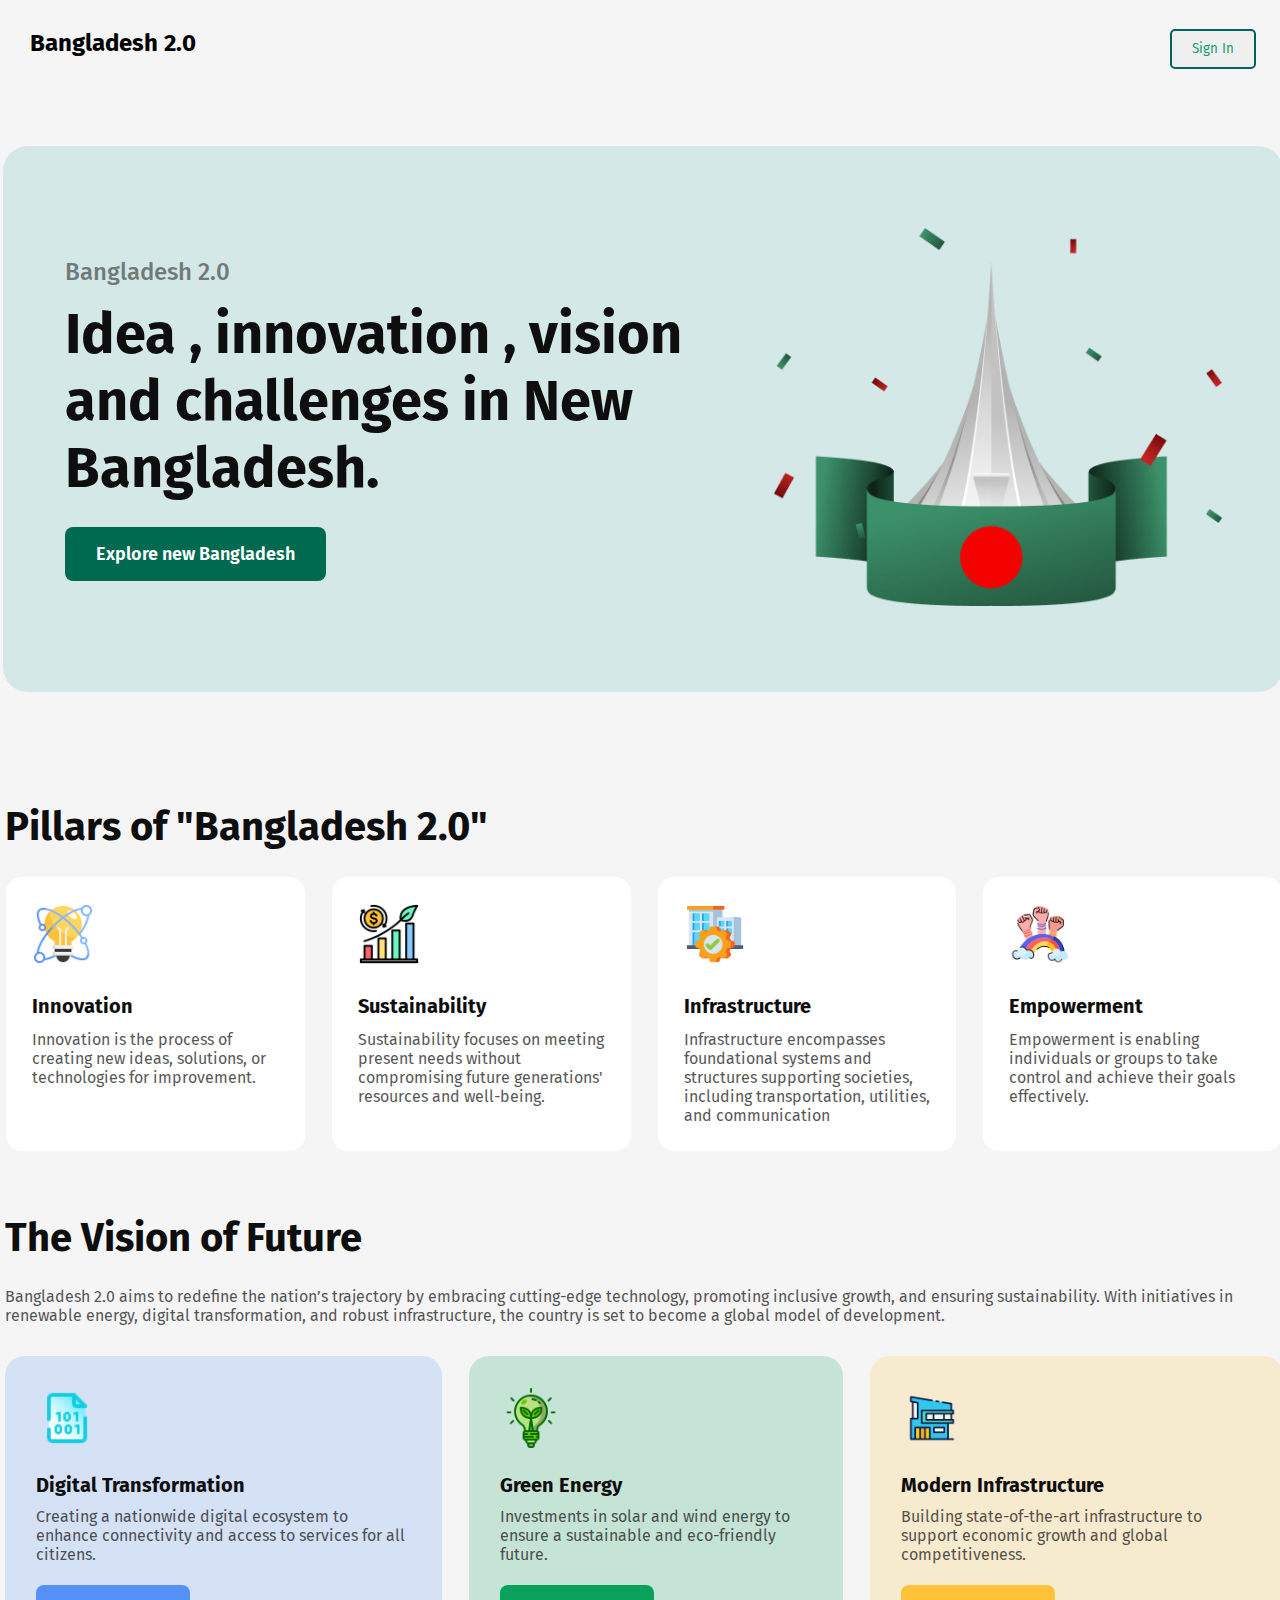
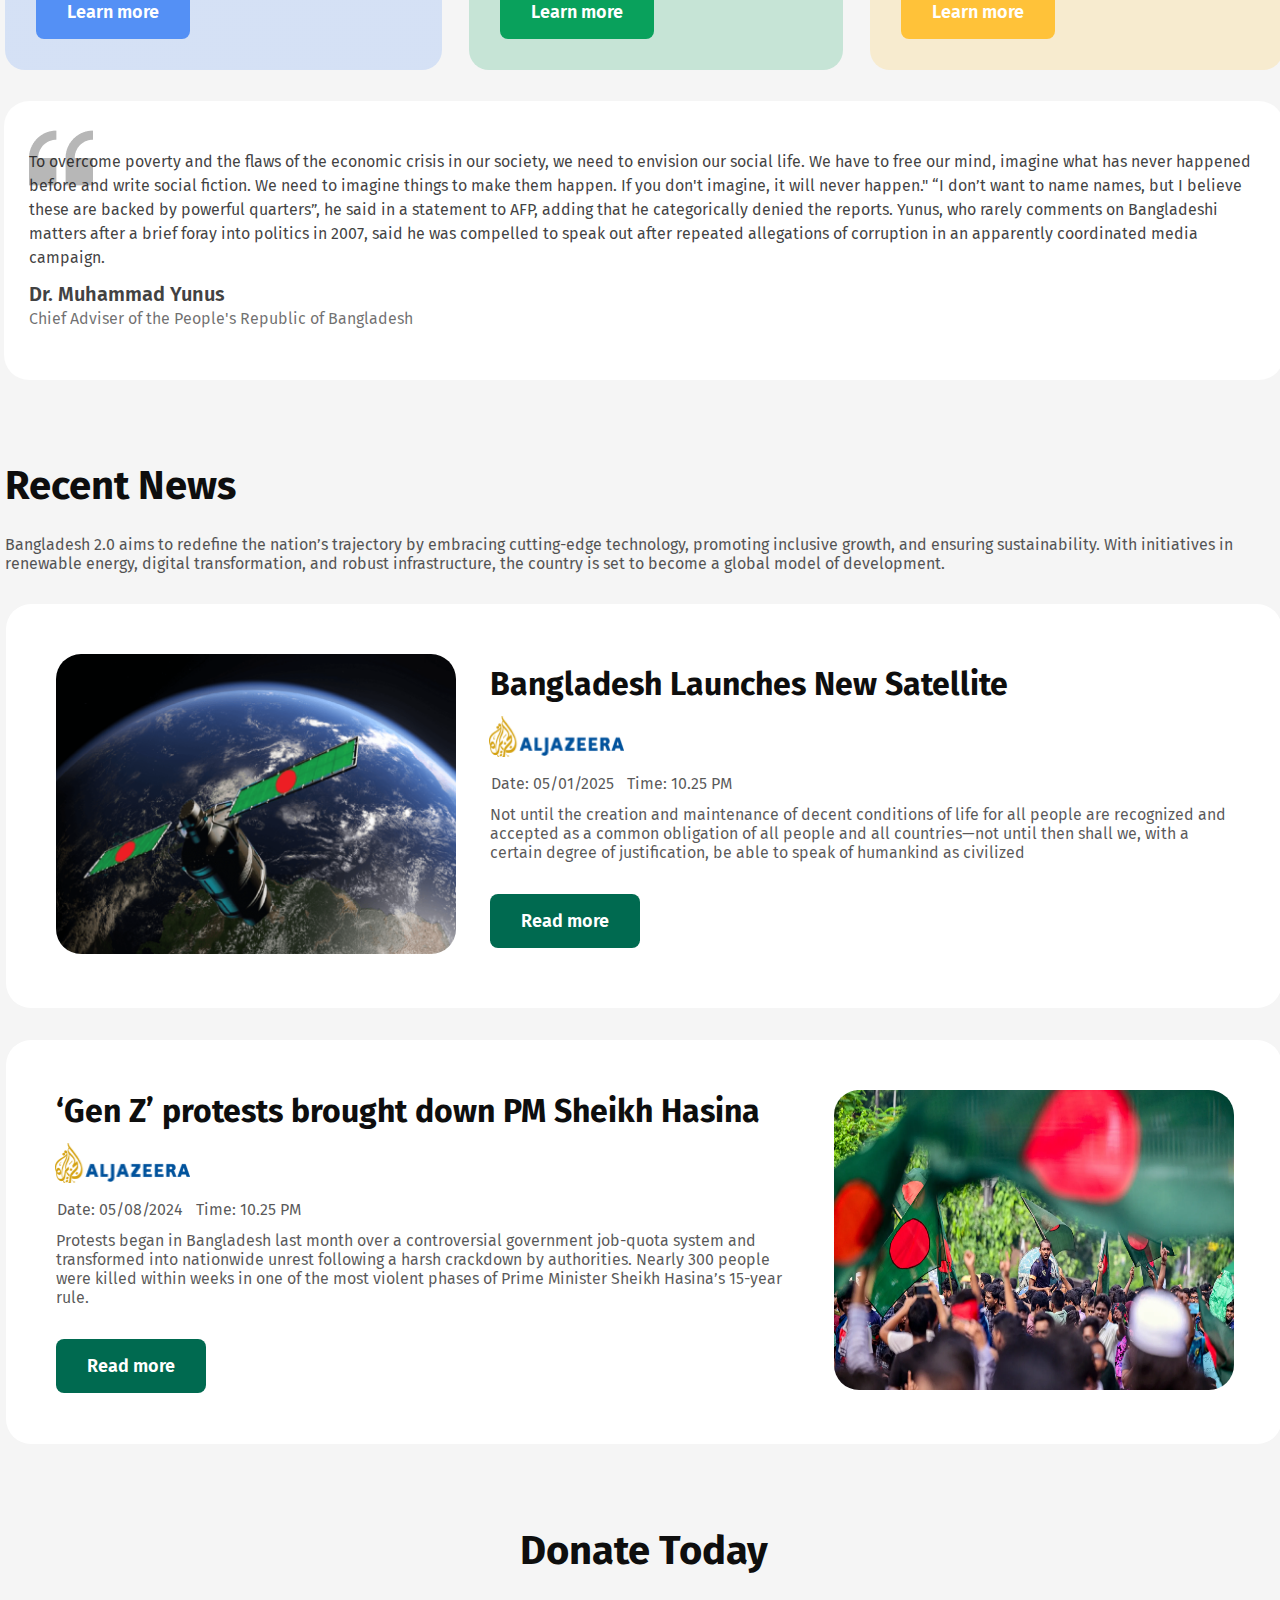
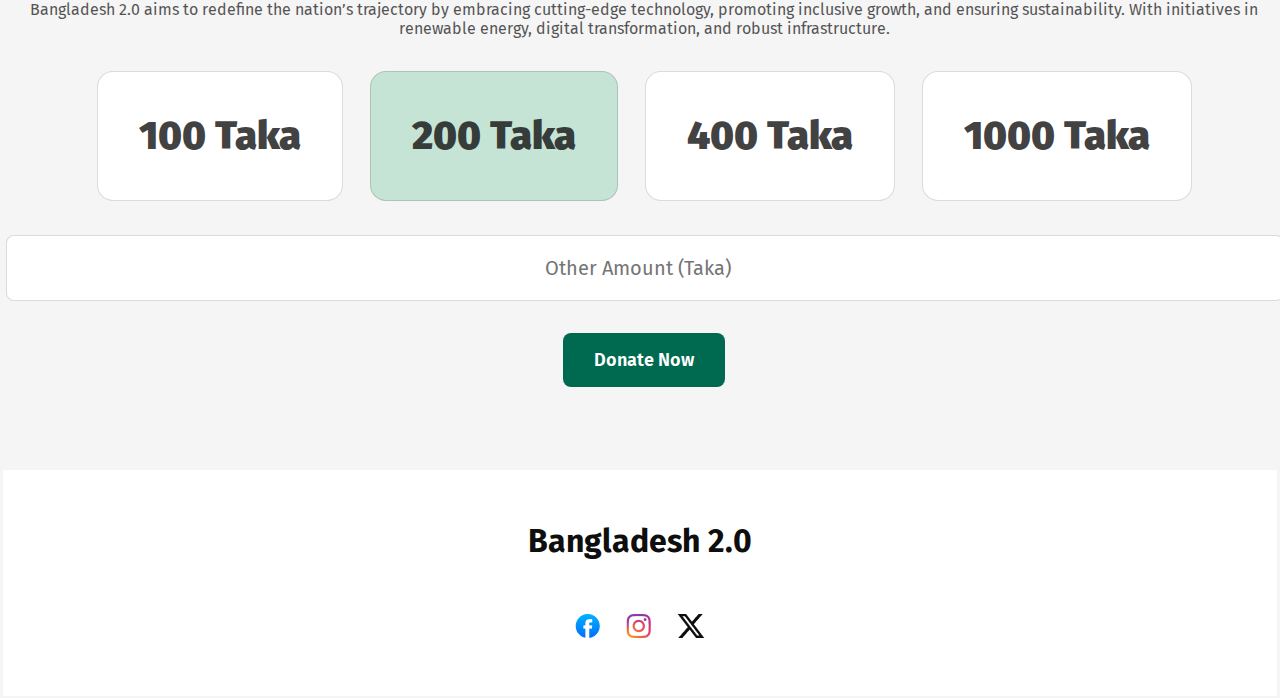
<file: index.html>
<!DOCTYPE html>
<html lang="en">

<head>
    <meta charset="UTF-8">
    <meta name="viewport" content="width=device-width, initial-scale=1.0">
    <title>assignment-1</title>
    <link rel="stylesheet" href="styles/assignment.css">
</head>

<body>
    <header>
        <div class="navbar">
            <div class="logo">
                <h2>Bangladesh 2.0</h2>
            </div>
            <div class="navbar-btn">
                <button class="sign-up-btn">Sign In</button>
            </div>
        </div>
        
        <div class="container banner-conteinar">
            <div class="banner-content">
                <h4>Bangladesh 2.0</h4>
                <h1>Idea , innovation ,
                    vision and challenges in New Bangladesh.</h1>
                <button class="primary-btn">Explore new Bangladesh</button>
            </div>
            <div class="banner-img">
                <img src="assets/hero.png" alt=" flag image">
            </div>
        </div>
    </header>
    <main>
        <!-- Pillars section  -->
        <section id="pillars">
            <div class="container">
                <h2 class="section-title">Pillars of "Bangladesh 2.0"</h2>
                <div class="pillars-container">
                    <div class="pillars-item">
                        <div class="pillar-icon">
                            <img src="./assets/card-icon.png" alt="icon">
                        </div>
                        <h4>Innovation</h4>
                        <p>Innovation is the process of creating new ideas, solutions, or technologies for improvement.</p>
                    </div>
                    <div class="pillars-item">
                        <div class="pillar-icon">
                            <img src="./assets/sustainability.png" alt="icon">
                        </div>
                        <h4>Sustainability</h4>
                        <p>Sustainability focuses on meeting present needs without compromising future generations'
                            resources and well-being. </p>
                    </div>
                    <div class="pillars-item">
                        <div class="pillar-icon">
                            <img src="./assets/icons8-infrastructure-64.png" alt="icon">
                        </div>
                        <h4>Infrastructure</h4>
                        <p>Infrastructure encompasses foundational systems and structures supporting societies, including
                            transportation, utilities, and communication </p>
                    </div>
                    <div class="pillars-item">
                        <div class="pillar-icon">
                            <img src="./assets/icons8-empowerment-70.png" alt="icon">
                        </div>
                        <h4>Empowerment</h4>
                        <p>Empowerment is enabling individuals or groups to take control and achieve their goals
                            effectively. </p>
                    </div>
                </div>
            </div>
        </section>

        <!-- Future of vision -->
        <section id="future-vision">
            <div class="container">
                <h2 class="section-title">The Vision of Future</h2>
                <p class="description">Bangladesh 2.0 aims to redefine the nation’s trajectory by embracing cutting-edge
                    technology, promoting inclusive growth, and ensuring sustainability. With initiatives in renewable
                    energy, digital transformation, and robust infrastructure, the country is set to become a global model
                    of development.</p>
                <div class="future-vision-content">
                    <div class="future-vision-item future-item-1">
                        <div class="future-vision-icon">
                            <img src="./assets/icons8-binary-file-48.png" alt="icon">
                        </div>
                        <h4>Digital Transformation</h4>
                        <p>Creating a nationwide digital ecosystem to enhance connectivity and access to services for all
                            citizens.</p>
                        <button class="primary-btn future-btn-1">Learn more</button>
                    </div>
                    <div class="future-vision-item future-item-2">
                        <div class="future-vision-icon">
                            <img src="./assets/light-bulb.png" alt="icon">
                        </div>
                        <h4>Green Energy</h4>
                        <p>Investments in solar and wind energy to ensure a sustainable and eco-friendly future.</p>
                        <button class="primary-btn future-btn-2">Learn more</button>
                    </div>
                    <div class="future-vision-item future-item-3">
                        <div class="future-vision-icon">
                            <img src="./assets/modern-house.png" alt="icon">
                        </div>
                        <h4>Modern Infrastructure</h4>
                        <p>Building state-of-the-art infrastructure to support economic growth and global
                            competitiveness.</p>
                        <button class="primary-btn future-btn-3">Learn more</button>
                    </div>
                </div>
            </div>
        </section>

        <!-- Muhammad Yunus quotes -->
        <section id="quote">
            <div class="container quote-content">
                <p>To overcome poverty and the flaws of the economic crisis in our society, we need to envision our social
                    life. We have to free our mind, imagine what has never happened before and write social fiction. We need
                    to imagine things to make them happen. If you don't imagine, it will never happen." “I don’t want to
                    name names, but I believe these are backed by powerful quarters”, he said in a statement to AFP, adding
                    that he categorically denied the reports.
    
                    Yunus, who rarely comments on Bangladeshi matters after a brief foray into politics in 2007, said he was
                    compelled to speak out after repeated allegations of corruption in an apparently coordinated media
                    campaign.</p>
                <h4>Dr. Muhammad Yunus</h4>
                <p class="designation">Chief Adviser of the People's Republic of Bangladesh</p>
            </div>
        </section>

        <!-- Recent news -->
        <section id="recent-news">
            <div class="container">
                <h2 class="section-title">Recent News</h2>
                <p class="description">Bangladesh 2.0 aims to redefine the nation’s trajectory by embracing cutting-edge
                    technology, promoting
                    inclusive growth, and ensuring sustainability. With initiatives in renewable energy, digital
                    transformation, and robust infrastructure, the country is set to become a global model of
                    development.</p>
                <div class="recent-news-container">
                    <div class="recent-news-item">
                        <div class="recent-news-img">
                            <img src="./assets/satelite.png" alt="icon">
                        </div>
                        <div class="recent-news-content">
                            <h3>Bangladesh Launches New Satellite</h3>
                            <img src="assets/al-jazeera.png" alt="icon">
                            <p><span>Date: 05/01/2025</span><span>Time: 10.25 PM</span></p>
                            <p>Not until the creation and maintenance of decent conditions of life for all people are
                                recognized and accepted as a common obligation of all people and all countries—not until
                                then shall we,
                                with a certain degree of justification, be able to speak of humankind as civilized</p>
                            <button class="primary-btn recent-news-btn">Read more</button>
                        </div>
                    </div>
                    <div class="recent-news-item recent-item-reverse">
                        <div class="recent-news-img">
                            <img src="./assets/gen-z.webp" alt="icon">
                        </div>
                        <div class="recent-news-content">
                            <h3>‘Gen Z’ protests brought down PM Sheikh Hasina</h3>
                            <img src="assets/al-jazeera.png" alt="icon">
                            <p><span>Date: 05/08/2024</span><span>Time: 10.25 PM</span></p>
                            <p>Protests began in Bangladesh last month over a controversial government job-quota system and
                                transformed into nationwide unrest following a harsh crackdown by authorities. Nearly 300
                                people were killed within weeks in one of the most violent phases of Prime Minister Sheikh
                                Hasina’s 15-year rule.</p>
                            <button class="primary-btn recent-news-btn">Read more</button>
                        </div>
                    </div>
                </div>
            </div>
        </section>

        <!-- Donate section -->
        <section id="donate">
            <div class="container">
                <h2 class="section-title">Donate Today</h2>
                <p class="description">Bangladesh 2.0 aims to redefine the nation’s trajectory by embracing cutting-edge
                    technology, promoting inclusive growth, and ensuring sustainability. With initiatives in renewable
                    energy, digital transformation, and robust infrastructure.</p>
                <div class="donation-card-container">
                    <div class="donation-card">
                        <strong>100 Taka</strong>
                    </div>
                    <div class="donation-card active">
                        <strong>200 Taka</strong>
                    </div>
                    <div class="donation-card">
                        <strong>400 Taka</strong>
                    </div>
                    <div class="donation-card">
                        <strong>1000 Taka</strong>
                    </div>
                </div>
                <div class="donation-input">
                    <input type="number" placeholder="Other Amount (Taka)">
                </div>
                <div class="donate-btn">
                    <button class="primary-btn">Donate Now</button>
                </div>
            </div>
        </section>
    </main>
    <footer>
        <div class="footer-content">
            <h2>Bangladesh 2.0</h2>
            <ul>
                <li><a href="#"><img src="./assets/facebook.png" alt="facebook"></a></li>
                <li><a href="#"><img src="./assets/instagram.png" alt="instagram"></a></li>
                <li><a href="#"><img src="./assets/x.png" alt="twitter"></a></li>
            </ul>
        </div>
    </footer>
</body>

</html>
</file>
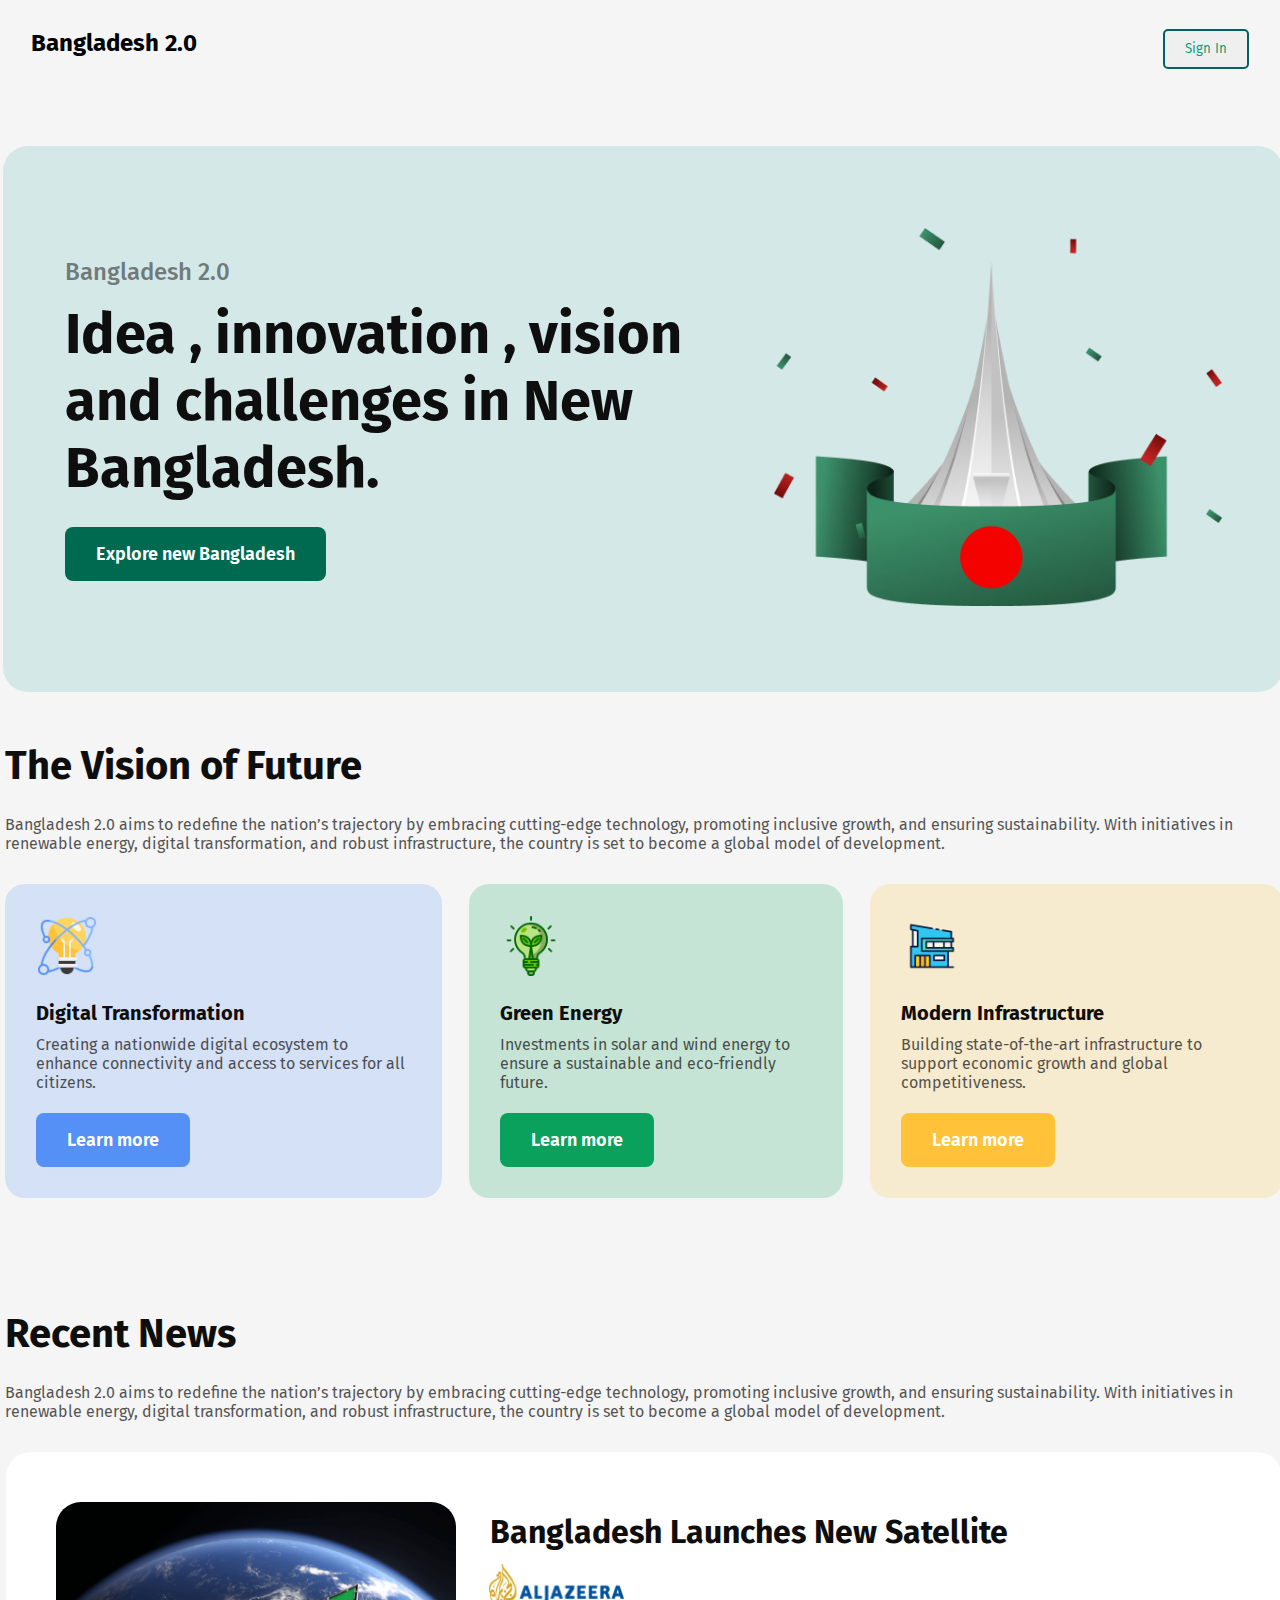
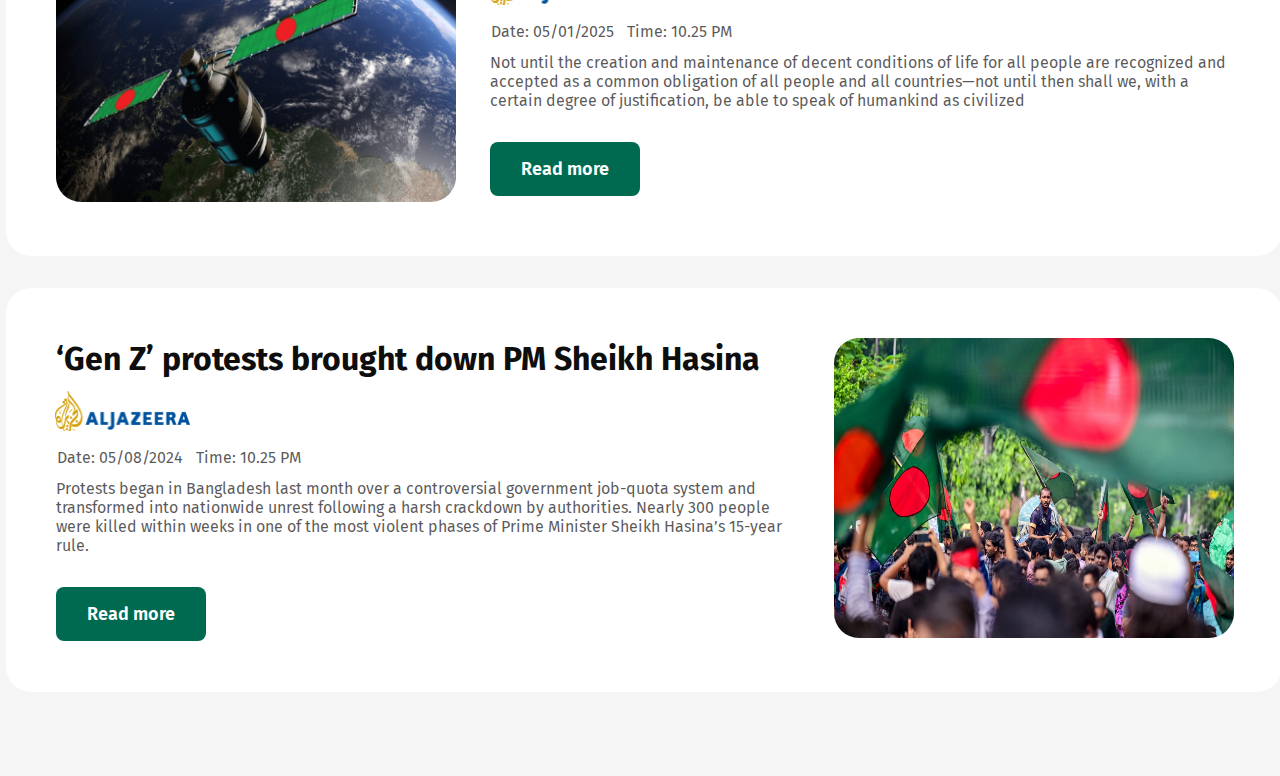
<file: assignment-1/index.html>
<!DOCTYPE html>
<html lang="en">

<head>
    <meta charset="UTF-8">
    <meta name="viewport" content="width=device-width, initial-scale=1.0">
    <title>assignment-1</title>
    <link rel="stylesheet" href="styles/assignment.css">
</head>

<body>
    <header>
        <div class="navbar">
            <div class="logo">
                <h2>Bangladesh 2.0</h2>
            </div>
            <div class="navbar-btn">
                <button class="sign">Sign In</button>
            </div>
        </div>
        
        <div class="container banner-conteinar">
            <div class="banner-content">
                <h4>Bangladesh 2.0</h4>
                <h1>Idea , innovation ,
                    vision and challenges in New Bangladesh.</h1>
                <button class="primary-btn">Explore new Bangladesh</button>
            </div>
            <div class="banner-img">
                <img src="assets/hero.png" alt=" flag image">
            </div>
        </div>
    </header>
    <main>
        <!-- Future of vision -->
        <section id="future-vision">
            <div class="container">
                <h2 class="section-title">The Vision of Future</h2>
                <p class="description">Bangladesh 2.0 aims to redefine the nation’s trajectory by embracing cutting-edge
                    technology, promoting inclusive growth, and ensuring sustainability. With initiatives in renewable
                    energy, digital transformation, and robust infrastructure, the country is set to become a global model
                    of development.</p>
                <div class="future-vision-content">
                    <div class="future-vision-item future-item-1">
                        <div class="future-vision-icon">
                            <img src="./assets/card-icon.png" alt="icon">
                        </div>
                        <h4>Digital Transformation</h4>
                        <p>Creating a nationwide digital ecosystem to enhance connectivity and access to services for all
                            citizens.</p>
                        <button class="primary-btn future-btn-1">Learn more</button>
                    </div>
                    <div class="future-vision-item future-item-2">
                        <div class="future-vision-icon">
                            <img src="./assets/light-bulb.png" alt="icon">
                        </div>
                        <h4>Green Energy</h4>
                        <p>Investments in solar and wind energy to ensure a sustainable and eco-friendly future.</p>
                        <button class="primary-btn future-btn-2">Learn more</button>
                    </div>
                    <div class="future-vision-item future-item-3">
                        <div class="future-vision-icon">
                            <img src="./assets/modern-house.png" alt="icon">
                        </div>
                        <h4>Modern Infrastructure</h4>
                        <p>Building state-of-the-art infrastructure to support economic growth and global
                            competitiveness.</p>
                        <button class="primary-btn future-btn-3">Learn more</button>
                    </div>
                </div>
            </div>
        </section>

        <!-- Recent news -->
        <section id="recent-news">
            <div class="container">
                <h2 class="section-title">Recent News</h2>
                <p class="description">Bangladesh 2.0 aims to redefine the nation’s trajectory by embracing cutting-edge
                    technology, promoting
                    inclusive growth, and ensuring sustainability. With initiatives in renewable energy, digital
                    transformation, and robust infrastructure, the country is set to become a global model of
                    development.</p>
                <div class="recent-news-container">
                    <div class="recent-news-item">
                        <div class="recent-news-img">
                            <img src="./assets/satelite.png" alt="icon">
                        </div>
                        <div class="recent-news-content">
                            <h3>Bangladesh Launches New Satellite</h3>
                            <img src="assets/al-jazeera.png" alt="icon">
                            <p><span>Date: 05/01/2025</span><span>Time: 10.25 PM</span></p>
                            <p>Not until the creation and maintenance of decent conditions of life for all people are
                                recognized and accepted as a common obligation of all people and all countries—not until
                                then shall we,
                                with a certain degree of justification, be able to speak of humankind as civilized</p>
                            <button class="primary-btn recent-news-btn">Read more</button>
                        </div>
                    </div>
                    <div class="recent-news-item recent-item-reverse">
                        <div class="recent-news-img">
                            <img src="./assets/gen-z.webp" alt="icon">
                        </div>
                        <div class="recent-news-content">
                            <h3>‘Gen Z’ protests brought down PM Sheikh Hasina</h3>
                            <img src="assets/al-jazeera.png" alt="icon">
                            <p><span>Date: 05/08/2024</span><span>Time: 10.25 PM</span></p>
                            <p>Protests began in Bangladesh last month over a controversial government job-quota system and
                                transformed into nationwide unrest following a harsh crackdown by authorities. Nearly 300
                                people were killed within weeks in one of the most violent phases of Prime Minister Sheikh
                                Hasina’s 15-year rule.</p>
                            <button class="primary-btn recent-news-btn">Read more</button>
                        </div>
                    </div>
                </div>
            </div>
        </section>
    </main>
    <footer>

    </footer>
</body>

</html>
</file>
<file: styles/assignment.css>
@import url('https://fonts.googleapis.com/css2?family=Fira+Sans:ital,wght@0,100;0,200;0,300;0,400;0,500;0,600;0,700;0,800;0,900;1,100;1,200;1,300;1,400;1,500;1,600;1,700;1,800;1,900&display=swap');

*{
    margin: 1px;
   padding: 0px; 
   box-sizing: border-box;
   font-family: "Fira Sans", serif;
}
body {
    background: #F5F5F5;
}

/* Shared styles */
.container {
    width: 1280px;
    margin: 0 auto;
}
.primary-btn {
    font-size: 18px;
    font-weight: 600;
    color: #fff;
    background: #006A50;
    border-radius: 8px;
    padding: 15px 30px;
    border: 1px solid transparent;
    outline: none;
    cursor: pointer;
    transition: all ease-in-out 0.3s;
}
.primary-btn:hover {
    background: #09A15C;
}
.section-title {
    font-size: 40px;
    font-weight: 700;
    color: #0E0E0E;
    margin-bottom: 25px;
}

/* Navbar */
.navbar{
    width: 1280px;
    display:flex;
    justify-content: space-between;
    padding: 25px;
    margin: 0 auto;
}
.sign-up-btn {
    border: 2px solid rgb(3, 97, 97);
    border-radius: 5px;
    padding: 10px 20px;
    color: rgba(1, 148, 111, 0.938);
    cursor: pointer;
    transition: all ease-in-out .3s;
}
.sign-up-btn:hover {
    background-color: #006A50;
    color: #fff;
}

/* Banner css */
.banner-conteinar{
    display: flex;
    justify-content: space-between;
    align-items: center;
    gap: 30px;
    background-color: rgba(210, 231, 231, 0.952);
    border-radius: 25px;
    padding: 80px 60px;
    margin: 50px auto;
}
.banner-img{
    width: 40%;
}
.banner-img img {
    width: 100%;
}
.banner-content{
    width: 60%;
}
.banner-content h4  {
    font-size: 24px;
    font-weight: 500;
    opacity: .5;
    margin-bottom: 15px;
    color: #0E0E0E;
}
.banner-content h1 {
    font-size: 56px;
    font-weight: 700;
    color: #0E0E0E;
    margin-bottom: 24px;
}


/* Future of vision */
.description {
    font-size: 16px;
    font-weight: 400;
    color: #0E0E0E;
    opacity: 0.7;
}
.future-vision-content {
    display: flex;
    justify-content: space-between;
    gap: 25px;
    margin: 30px 0;
}
.future-vision-item {
    border-right: 20px;
    padding: 30px;
    background: linear-gradient(#5490F533,#5490F533);
    border-radius: 20px;
}
.future-vision-icon img {
    width: 60px;
    margin-bottom: 20px;
}
.future-vision-item h4 {
    font-size: 20px;
    font-weight: 700;
    color: #0E0E0E;
    margin-bottom: 10px;
}
.future-vision-item p {
    font-size: 16px;
    font-weight: 400;
    color: #0E0E0E;
    opacity: 0.7;
    margin-bottom: 20px;
}
.future-item-1 {
    background: linear-gradient(#5490F533, #5490F533);
}
.future-btn-1 {
    background: #5490F5;
}
.future-item-2 {
    background: #C6E4D6;
}
.future-btn-2 {
    background: #09A15C;
}
.future-item-3 {
    background: #F7EBCF;
}
.future-btn-3 {
    background: #FFC239;
}


/* Recent news */
#recent-news .container {
    padding: 80px 0;
}
#recent-news .description {
    margin-bottom: 30px;
}
.recent-news-container {
    display: flex;
    flex-direction: column;
    gap: 30px;
}
.recent-news-item {
    display: flex;
    justify-content: space-between;
    align-items: center;
    gap: 32px;
    padding: 48px;
    background: #fff;
    border-radius: 25px;
}
.recent-news-img {
    width: 35%;
}
.recent-news-img img {
    width: 100%;
    height: 300px;
    border-radius: 25px;
}
.recent-news-content {
    width: 65%;
}
.recent-news-content h3 {
    font-size: 32px;
    font-weight: 700;
    color: #0E0E0E;
}
.recent-news-content p {
    font-size: 16px;
    font-weight: 400;
    color: #0E0E0EB3;
    margin-bottom: 12px;
}
.recent-news-content img {
    width: 135px;
    margin: 12px 0;
}
.recent-news-content p span {
    margin-right: 12px;
}
.recent-news-btn {
    margin-top: 20px;
}
.recent-item-reverse {
    flex-direction: row-reverse;
}

/* Donate css */
#donate .section-title, #donate .description {
    text-align: center;
}
#donate .container {
    padding-bottom: 80px;
}
.donation-card-container {
    display: flex;
    justify-content: center;
    align-items: center;
    gap: 25px;
    margin: 32px 0;
}
.donation-card {
    padding: 40px;
    font-size: 40px;
    font-weight: 700;
    color: #0E0E0ECC;
    background: #fff;
    border-radius: 16px;
    border: 1px solid rgba(14, 14, 14, 0.15);
    transition: all ease-in-out 0.3s;
}
.donation-card:hover, .donation-card.active {
    background: #C6E4D6;
}
.donation-input input {
    width: 100%;
    padding: 20px 40px;
    font-size: 20px;
    font-weight: 400;
    color: #0E0E0E4D;
    background: #fff;
    border: 1px solid rgba(14, 14, 14, 0.15);
    border-radius: 8px;
    text-align: center;
    outline: none;
}
.donate-btn {
    text-align: center;
    margin-top: 30px;
}


/* Muhammad Yunus quote */
#quote .container {
    padding: 48px 24px;
}
.quote-content {
    background: #fff;
    border-radius: 25px;
    background-image: url("../assets/quote-bg.png");
    background-position: 25px 25px;
    background-repeat: no-repeat;
}
.quote-content p {
    font-size: 16px;
    font-weight: 400;
    color: #0E0E0ECC;
    line-height: 24px;
}
.quote-content h4 {
    font-size: 20px;
    font-weight: 600;
    color: #0E0E0ECC;
    margin-top: 12px;
}
.quote-content .designation {
    color: #0E0E0E99;
}

/* Pillars css */
#pillars .container {
    padding: 60px 0;
}
.pillars-container {
    display: flex;
    justify-content: space-between;
    gap: 25px;
}
.pillars-item {
    width: 25%;
    background: #fff;
    border-radius: 16px;
    padding: 25px;
}
.pillar-icon {
    width: 60px;
    margin-bottom: 25px;
}
.pillar-icon img {
    width: 100%;
}
.pillars-item h4 {
    font-size: 20px;
    font-weight: 700;
    color: #0E0E0E;
    margin-bottom: 12px;
}
.pillars-item p {
    font-size: 16px;
    font-weight: 400;
    color: #0E0E0E;
    opacity: 0.7;
}

/* Footer */
footer {
    padding: 50px 100px;
    background: #fff;
}
.footer-content {
    display: flex;
    flex-direction: column;
    align-items: center;
    gap: 50px;
}
.footer-content h2 {
    font-size: 32px;
    font-weight: 700;
    color:#0E0E0E;
}
footer ul {
    list-style: none;
    display: flex;
    gap: 20px;
}
</file>
<file: assignment-1/styles/assignment.css>
@import url('https://fonts.googleapis.com/css2?family=Fira+Sans:ital,wght@0,100;0,200;0,300;0,400;0,500;0,600;0,700;0,800;0,900;1,100;1,200;1,300;1,400;1,500;1,600;1,700;1,800;1,900&display=swap');

*{
    margin: 1px;
   padding: 0px; 
   box-sizing: border-box;
   font-family: "Fira Sans", serif;
}
body {
    background: #F5F5F5;
}

/* Shared styles */
.container {
    width: 1280px;
    margin: 0 auto;
}
.primary-btn {
    font-size: 18px;
    font-weight: 600;
    color: #fff;
    background: #006A50;
    border-radius: 8px;
    padding: 15px 30px;
    border: 1px solid transparent;
    outline: none;
    cursor: pointer;
    transition: all ease-in-out 0.3s;
}
.section-title {
    font-size: 40px;
    font-weight: 700;
    color: #0E0E0E;
    margin-bottom: 25px;
}

/* Navbar */
.navbar{
 display:flex;
 justify-content: space-between;
 padding: 25px;
}
.sign{
    border: 2px solid rgb(3, 97, 97);
    border-radius: 5px;
    padding: 10px 20px;
    color: rgba(1, 148, 111, 0.938);
}

/* Banner css */
.banner-conteinar{
    display: flex;
    justify-content: space-between;
    align-items: center;
    gap: 30px;
    background-color: rgba(210, 231, 231, 0.952);
    border-radius: 25px;
    padding: 80px 60px;
    margin: 50px auto;
}
.banner-img{
    width: 40%;
}
.banner-img img {
    width: 100%;
}
.banner-content{
    width: 60%;
}
.banner-content h4  {
    font-size: 24px;
    font-weight: 500;
    opacity: .5;
    margin-bottom: 15px;
    color: #0E0E0E;
}
.banner-content h1 {
    font-size: 56px;
    font-weight: 700;
    color: #0E0E0E;
    margin-bottom: 24px;
}


/* Future of vision */
.description {
    font-size: 16px;
    font-weight: 400;
    color: #0E0E0E;
    opacity: 0.7;
}
.future-vision-content {
    display: flex;
    justify-content: space-between;
    gap: 25px;
    margin: 30px 0;
}
.future-vision-item {
    border-right: 20px;
    padding: 30px;
    background: linear-gradient(#5490F533,#5490F533);
    border-radius: 20px;
}
.future-vision-icon img {
    width: 60px;
    margin-bottom: 20px;
}
.future-vision-item h4 {
    font-size: 20px;
    font-weight: 700;
    color: #0E0E0E;
    margin-bottom: 10px;
}
.future-vision-item p {
    font-size: 16px;
    font-weight: 400;
    color: #0E0E0E;
    opacity: 0.7;
    margin-bottom: 20px;
}
.future-item-1 {
    background: linear-gradient(#5490F533, #5490F533);
}
.future-btn-1 {
    background: #5490F5;
}
.future-item-2 {
    background: #C6E4D6;
}
.future-btn-2 {
    background: #09A15C;
}
.future-item-3 {
    background: #F7EBCF;
}
.future-btn-3 {
    background: #FFC239;
}


/* Recent news */
#recent-news .container {
    padding: 80px 0;
}
#recent-news .description {
    margin-bottom: 30px;
}
.recent-news-container {
    display: flex;
    flex-direction: column;
    gap: 30px;
}
.recent-news-item {
    display: flex;
    justify-content: space-between;
    align-items: center;
    gap: 32px;
    padding: 48px;
    background: #fff;
    border-radius: 25px;
}
.recent-news-img {
    width: 35%;
}
.recent-news-img img {
    width: 100%;
    height: 300px;
    border-radius: 25px;
}
.recent-news-content {
    width: 65%;
}
.recent-news-content h3 {
    font-size: 32px;
    font-weight: 700;
    color: #0E0E0E;
}
.recent-news-content p {
    font-size: 16px;
    font-weight: 400;
    color: #0E0E0EB3;
    margin-bottom: 12px;
}
.recent-news-content img {
    width: 135px;
    margin: 12px 0;
}
.recent-news-content p span {
    margin-right: 12px;
}
.recent-news-btn {
    margin-top: 20px;
}
.recent-item-reverse {
    flex-direction: row-reverse;
}
</file>
